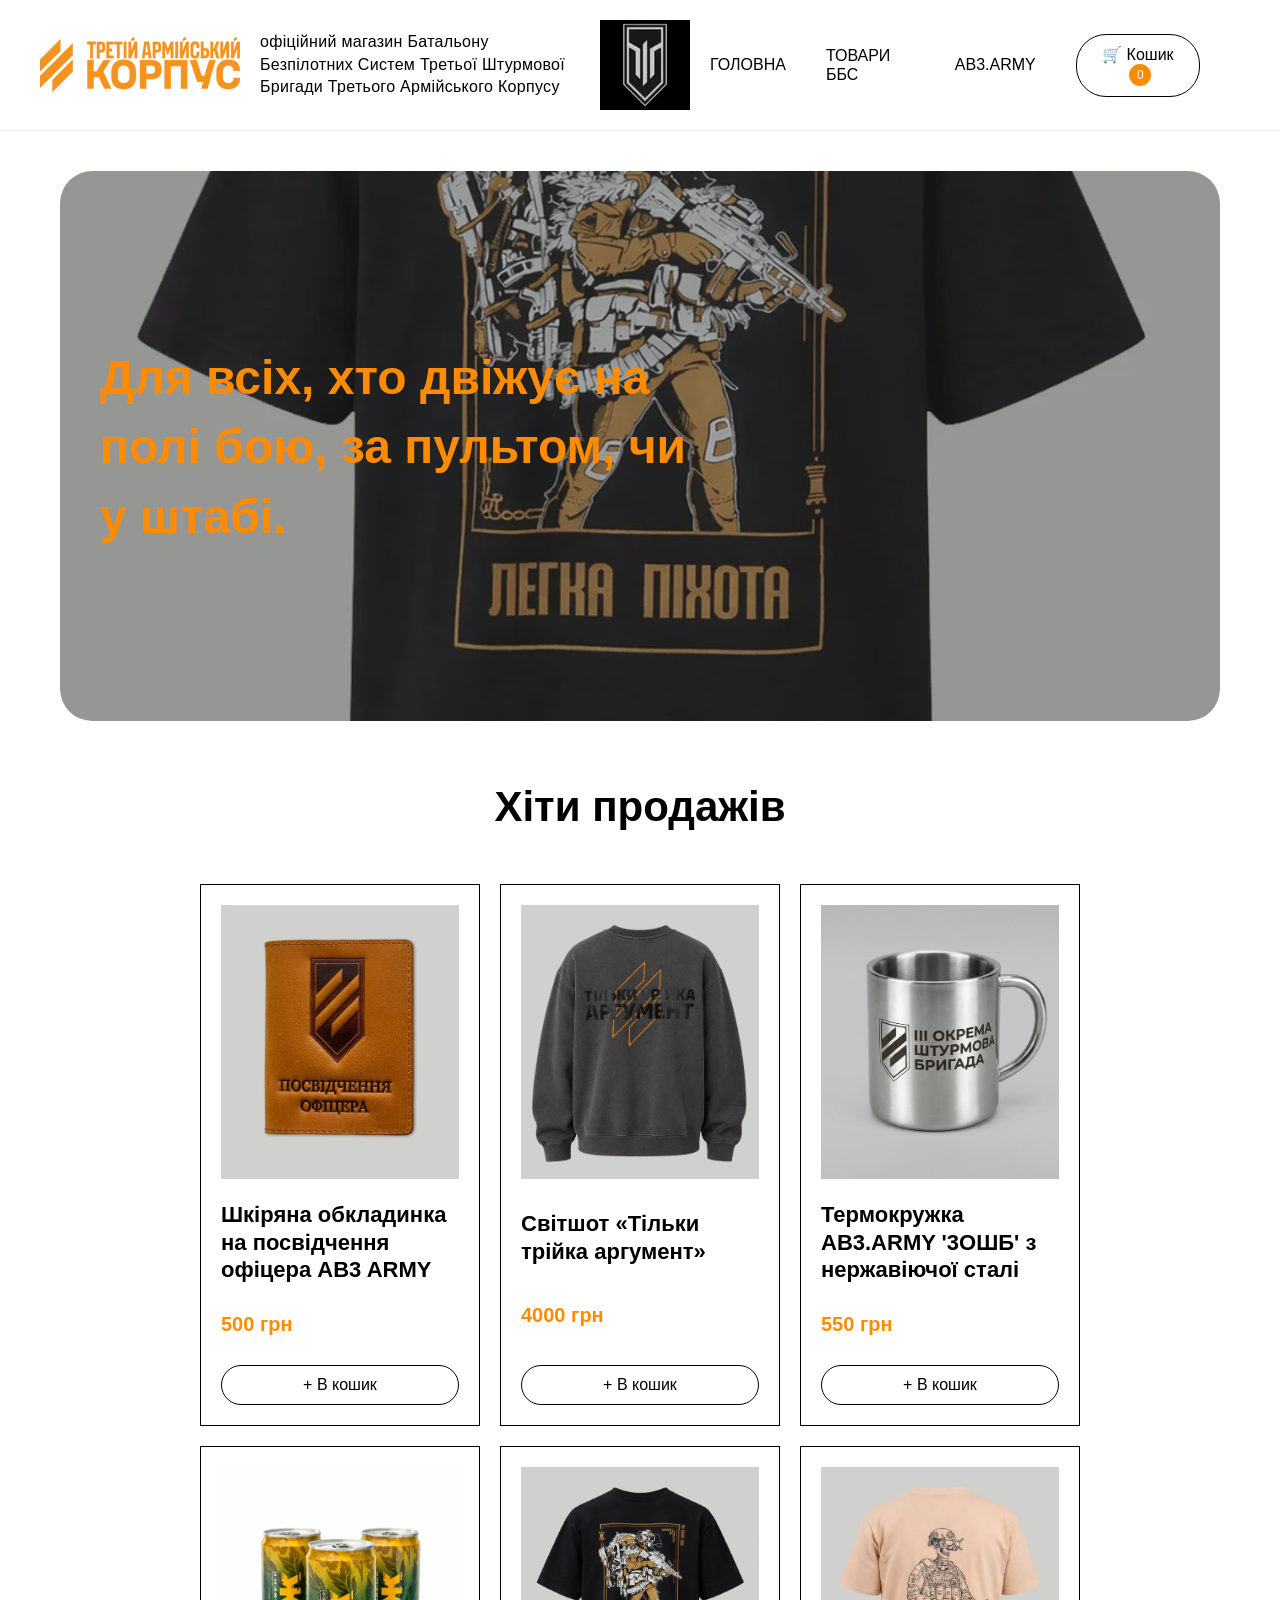
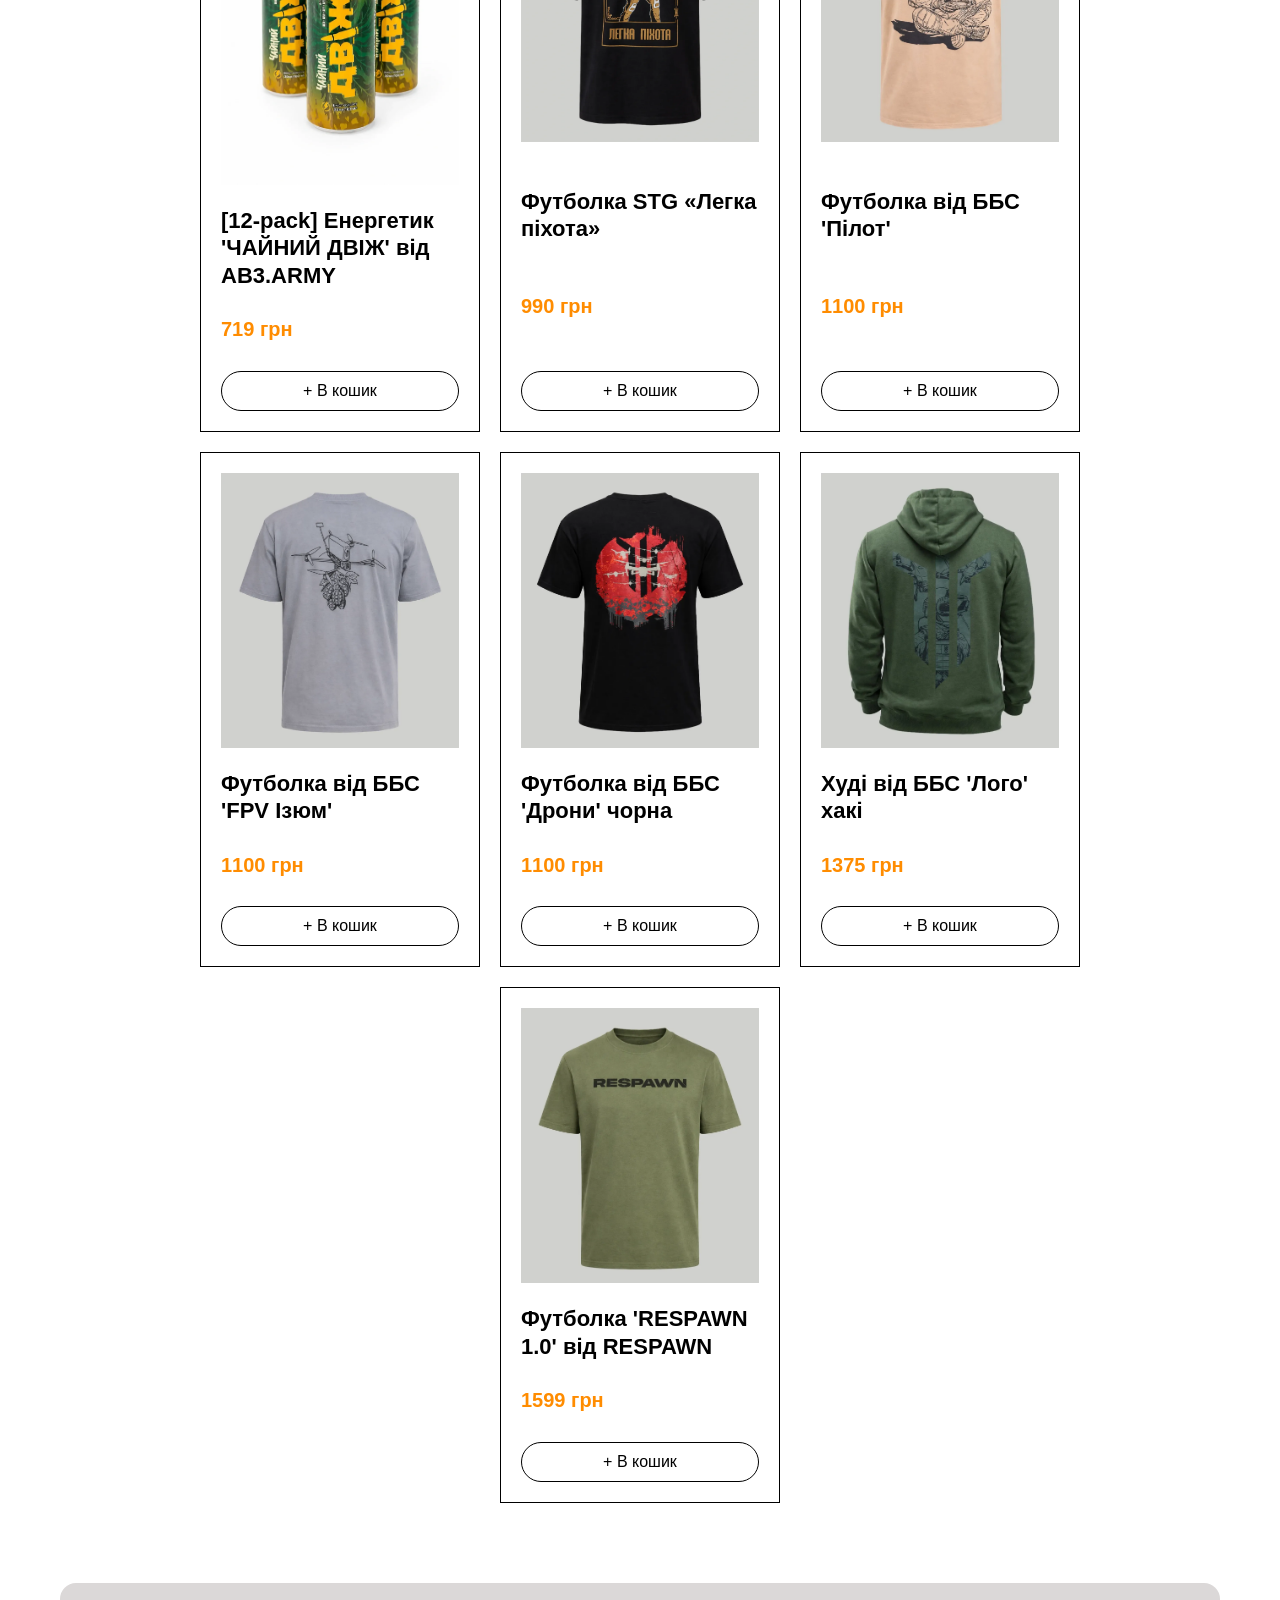
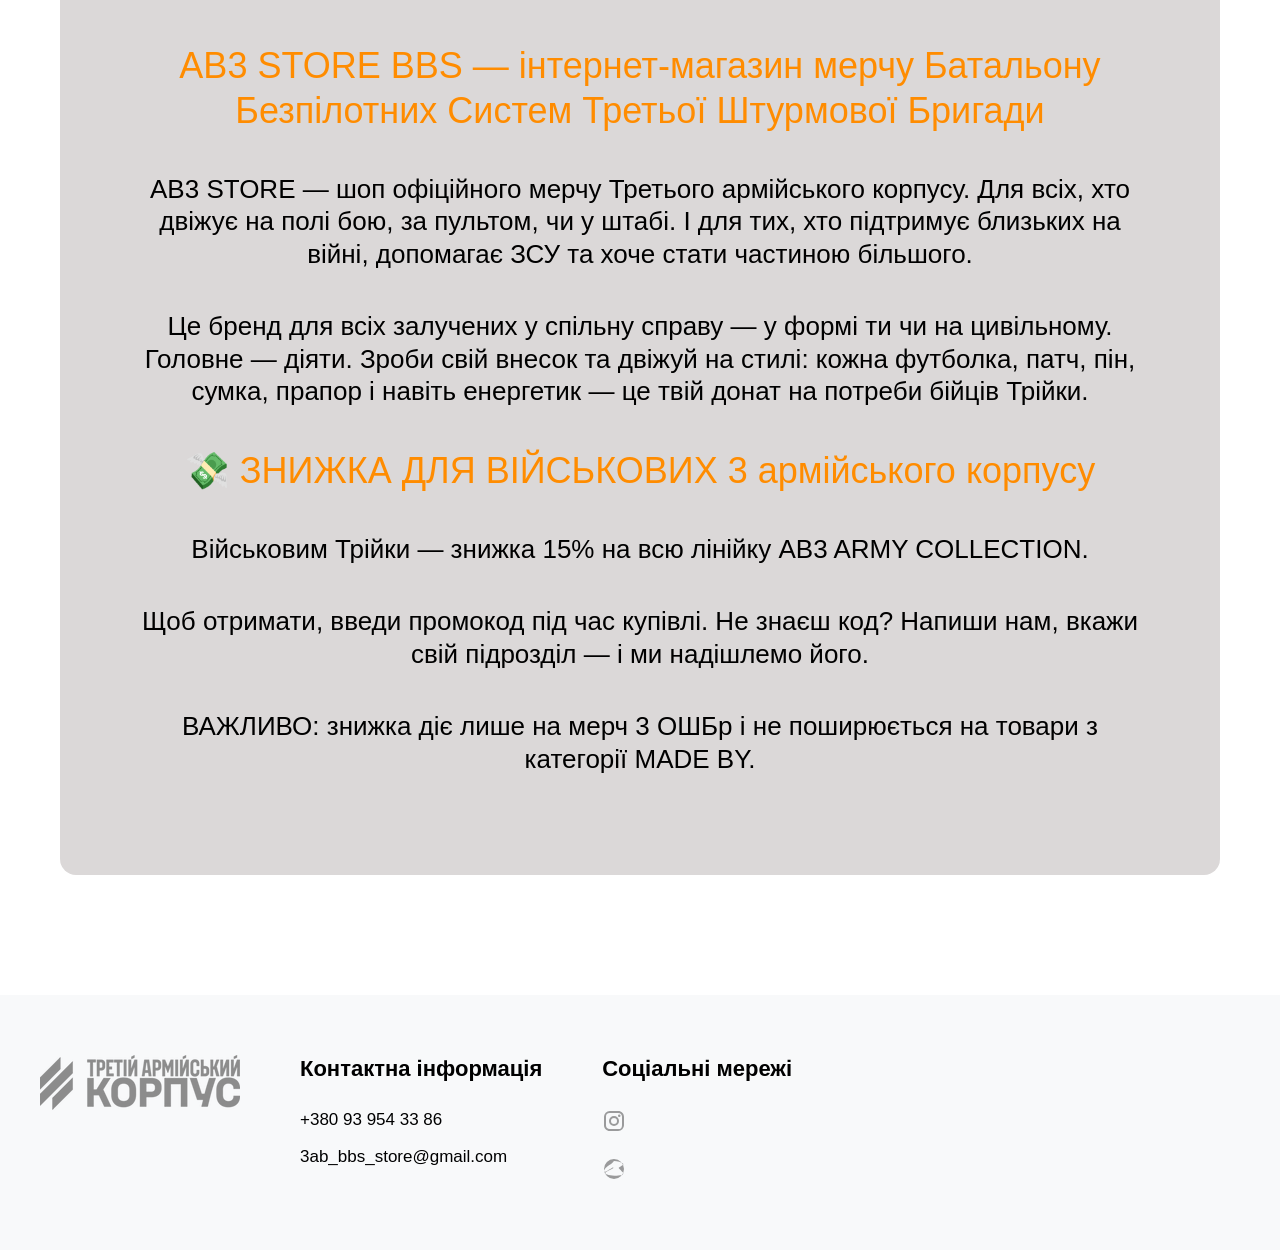
<file: index.html>
<html>
    <head lang="uk">
        <meta charset="UTF-8">
        <meta name="viewport" content="width=device-width, initial-scale=1.0">
        <title>Головна | AB3 STORE BBS | Мерч Батальону Безпілотних Систем</title>
        <link rel="icon" href="/css/img/bbs-96730741306747.webp" type="image/x-icon">
        <link rel="stylesheet" href="/css/style.css">
        <link rel="shortcut icon" href="/assets/favicon.ico" type="image/x-icon">
    </head>
    <body>

        <header>
            <div class="cont_header">

                <div class="logo-wrapper">
                    <img class='logo' src='/css/img/3АК_логотип.webp' alt="Логотип">
                    <div class="header__section">
                        <div class="header__slogan">офіційний магазин Батальону Безпілотних Систем Третьої Штурмової Бригади Третього Армійського Корпусу</div>
                    </div>
                    <img class='logo_2' src='/css/img/bbs-96730741306747.webp' alt="Логотип ББС">
                </div>

                <ul class='menu'>
                    <li><a class='menu-elements' href='index.html'>Головна</a></li>
                    <li><a class='menu-elements' href='/html/bbs.html'>Товари ББС</a></li>
                    <li><a class='menu-elements' href='/html/AB3.html'>AB3.ARMY</a></li>
                    <button id="cart-btn" class="cart-button">
                        🛒 Кошик
                        <span id="cart-count" class="cart-badge">0</span>
                    </button>
                </ul>

                <!-- Сюди вставляємо контейнер кошика Ecwid -->
                <div data-layout="SMALL_ICON_COUNTER" class="ec-cart-widget"></div>
            </div>
        </header>

        
        <main>
            <div class="hero-section">
                <div class="carousel">
                    <!-- Замініть src на шляхи до ваших зображень -->
                    <img src="/css/img/futbolka-stg-lehka-pikhota-chorna-xs-tsh-lp-bl-xs-23276362624699.webp" alt="Слайд 1" class="carousel-image active">
                    <img src="/css/img/stiker-ab3-army-vryvaisia-st-ab-vry-95581041040920.webp" alt="Слайд 2" class="carousel-image">
                    <img src="/css/img/futbolka-vid-bbs-fpv-izium-xs-tsh-bbs-fi-xs-65790374853443.webp" alt="Слайд 3" class="carousel-image">
                    <img src="/css/img/12-pack-enerhetyk-chainyi-dvizh-vid-ab3.army-t-enrg-dvizh-81625658340590.webp" alt="Слайд 4" class="carousel-image">
                </div>
                <h1 class="cta-title">Для всіх, хто двіжує на полі бою, за пультом, чи у штабі.</h1>
            </div>   
             
            <div class="products-section">
                <h2 class="products-title">Хіти продажів</h2>
                <div class="products-cards">
                    <div class="card">
                        <img class="img-card" src="">
                        <h3 class="title-card">Fire On Магазин для АR .223 на 30 набоїв pink</h3>
                        <p class="price-card">690 грн</p>
                    </div>
                    <div class="card">
                        <img class="img-card" src="">
                        <h3 class="title-card">M-Tac черевики тактичні Caiman Olive</h3>
                        <p class="price-card">3 839 грн</p>
                    </div>
                    <div class="card">
                        <img class="img-card" src="">
                        <h3 class="title-card">M-Tac куртка Alpha Microfleece Gen.II Coyote Brown</h3>
                        <p class="price-card">2 536 грн</p>
                    </div>
                    <div class="card">
                        <img class="img-card" src="">
                        <h3 class="title-card">M-Tac штани Sturm Gen.II NYCO Extreme Multicam</h3>
                        <p class="price-card">9 378 грн</p>
                    </div>
                </div>
            </div>
                

            <div class="contact-section">
                <h2 class="contact-text-head">AB3 STORE BBS — інтернет-магазин мерчу Батальону Безпілотних Систем Третьої Штурмової Бригади</h2>
                <p class="contact-text">AB3 STORE — шоп офіційного мерчу Третього армійського корпусу. Для всіх, хто двіжує на полі бою, за пультом, чи у штабі. І для тих, хто підтримує близьких на війні, допомагає ЗСУ та хоче стати частиною більшого.</p>
                <p class="contact-text">Це бренд для всіх залучених у спільну справу — у формі ти чи на цивільному. Головне — діяти. Зроби свій внесок та двіжуй на стилі: кожна футболка, патч, пін, сумка, прапор і навіть енергетик — це твій донат на потреби бійців Трійки.</p>
 
                <h2 class="contact-text-head">💸 ЗНИЖКА ДЛЯ ВІЙСЬКОВИХ 3 армійського корпусу</h2>
                <p class="contact-text">Військовим Трійки — знижка 15% на всю лінійку AB3 ARMY COLLECTION.</p>
                <p class="contact-text">Щоб отримати, введи промокод під час купівлі. Не знаєш код? Напиши нам, вкажи свій підрозділ — і ми надішлемо його.</p>
                <p class="contact-text">ВАЖЛИВО: знижка діє лише на мерч 3 ОШБр і не поширюється на товари з категорії MADE BY.</p>
            </div>
        </main>
        
        <footer>
            <div class="cont_footer">
                <div class="footer-menu">
                    <div class="copyright">
                        <img class='logo' src='/css/img/3АК_логотип_2.webp' alt="Логотип Корпусу">
                    </div>
                    
                    <div class="vert-menu">
                        <h3 class="footer-elements-first">Контактна інформація</h3>
                        <a href="#" class="footer-elements">+380 93 954 33 86</a>
                        <a href="#" class="footer-elements">3ab_bbs_store@gmail.com</a>
                    </div>
                    <div class="vert-menu">
                        <h3 class="footer-elements-first">Соціальні мережі</h3>

                        <a class="footer__social-icon" rel="nofollow" target="_blank" title="Instagram" aria-label="Instagram" href="https://instagram.com/ab3.store.merch">
                            <svg class="icon-ig">
                                <use xlink:href="#icon-ig"></use>
                            </svg>
                        </a>

                        <a class="footer__social-icon" rel="nofollow" target="_blank" title="Telegram" aria-label="Telegram" href="https://telegram.me/@ab3_store">
                            <svg class="icon-tg">
                                <use xlink:href="#icon-tg"></use>
                            </svg>
                        </a>

                    </div>
                </div>
            </div>
        </footer>

    <svg style="display: none;">

        <symbol id="icon-ig" viewBox="0 0 24 24">
            <path d="M7.8,2H16.2C19.4,2 22,4.6 22,7.8V16.2A5.8,5.8 0 0,1 16.2,22H7.8C4.6,22 2,19.4 2,16.2V7.8A5.8,5.8 0 0,1 7.8,2M7.6,4A3.6,3.6 0 0,0 4,7.6V16.4C4,18.39 5.61,20 7.6,20H16.4A3.6,3.6 0 0,0 20,16.4V7.6C20,5.61 18.39,4 16.4,4H7.6M17.25,5.5A1.25,1.25 0 0,1 18.5,6.75A1.25,1.25 0 0,1 17.25,8A1.25,1.25 0 0,1 16,6.75A1.25,1.25 0 0,1 17.25,5.5M12,7A5,5 0 0,1 17,12A5,5 0 0,1 12,17A5,5 0 0,1 7,12A5,5 0 0,1 12,7M12,9A3,3 0 0,0 9,12A3,3 0 0,0 12,15A3,3 0 0,0 15,12A3,3 0 0,0 12,9Z" />
        </symbol>
        
        <symbol id="icon-tg" viewBox="0 0 24 24">
            <path d="M11.944,2A10,10 0 0,0 2,12A10,10 0 0,0 12,22A10,10 0 0,0 22,12A10,10 0 0,0 12,2M11.944,4C16.022,4 19.111,5.367 20.5,6.167C21.133,6.533 21.333,6.9 21.333,7.333C21.333,7.8 20.967,8.067 20.533,8.333C19.4,9.033 17.8,10.067 17.067,10.533C16.8,10.7 16.533,11.067 16.8,11.333C17.4,11.933 18.6,13.133 19.2,13.733C19.8,14.333 20.4,14.933 20.8,15.333C21.2,15.733 21.4,16.2 21.267,16.8C21.133,17.4 20.6,17.867 19.933,18C17.8,18.467 15.2,18.8 12.533,18.8C9.333,18.8 6.8,18.267 5.2,17.6C3.867,17.067 3.2,16.467 3.333,15.733C3.4,15.333 3.933,14.933 4.933,14.467C6.467,13.733 8.8,12.6 11.067,11.267C11.333,11.133 11.6,10.933 11.333,10.667C11.067,10.4 10.6,10.533 10.267,10.733C8.4,11.867 5.8,13.467 4.933,14C4.2,14.467 3.6,14.8 3.2,14.8C2.6,14.8 2.2,14.333 2.267,13.6C2.4,12.4 3.4,10.8 5.6,9.2C7.8,7.6 10.6,6.4 11.944,4Z" />
        </symbol>

    </svg>

    <!-- Контейнер для віджету кошика (саме він генерує ваш HTML код) -->
    <div data-layout="SMALL_ICON_COUNTER" class="ec-cart-widget"></div>
    
    <script src="/js/main.js"></script>
        
    </body>
</html>
</file>
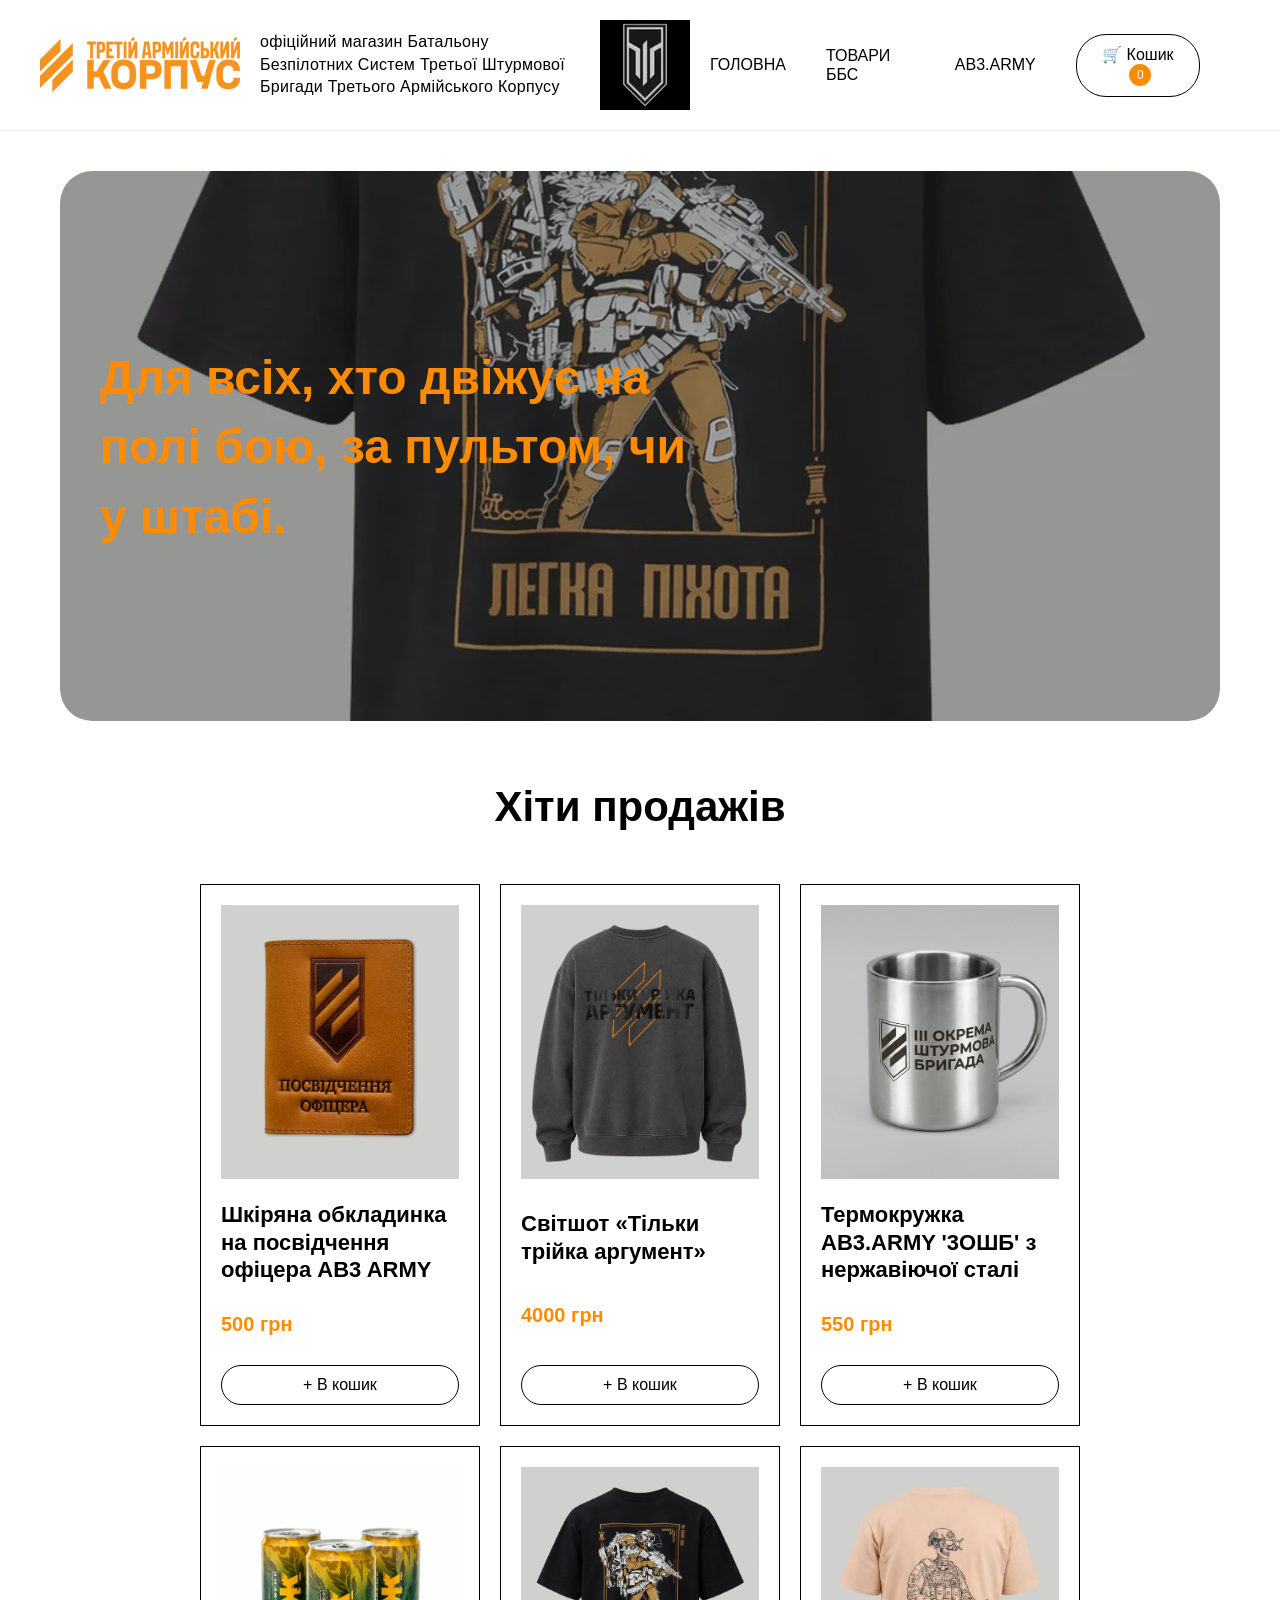
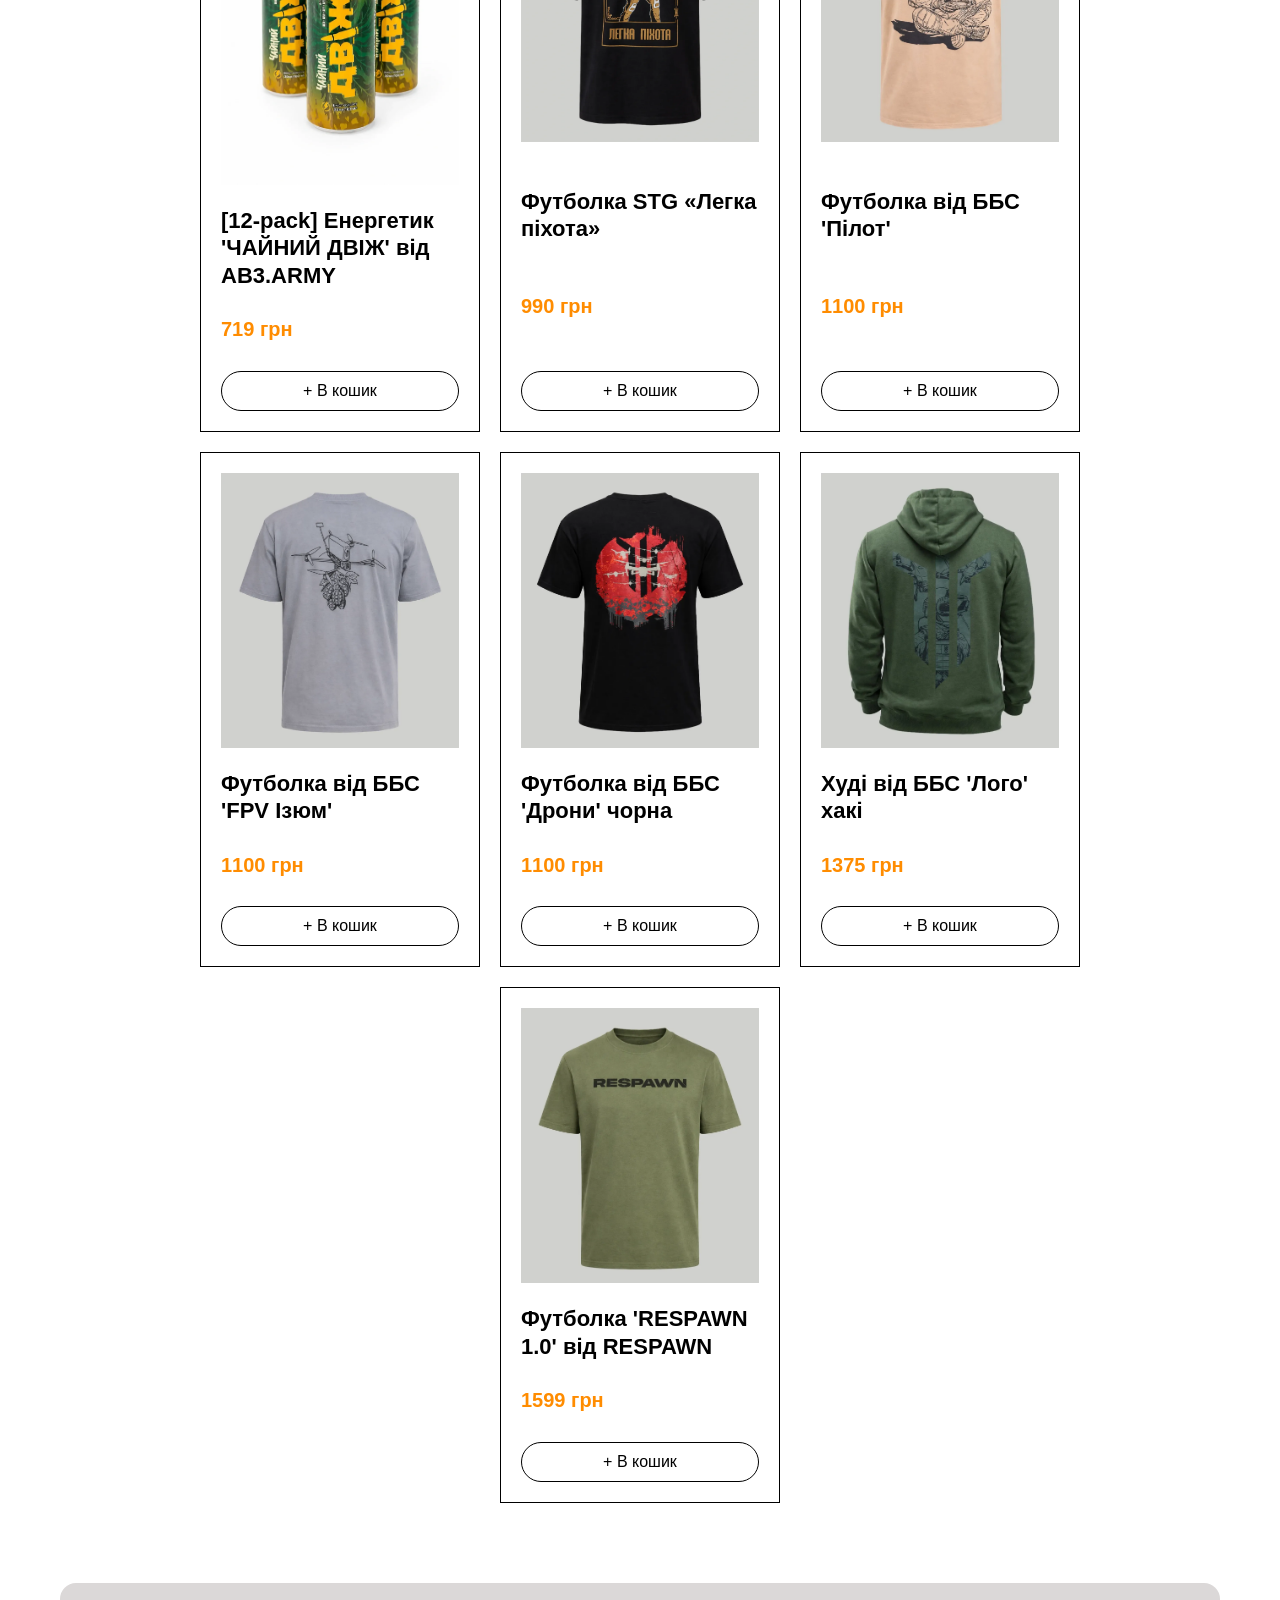
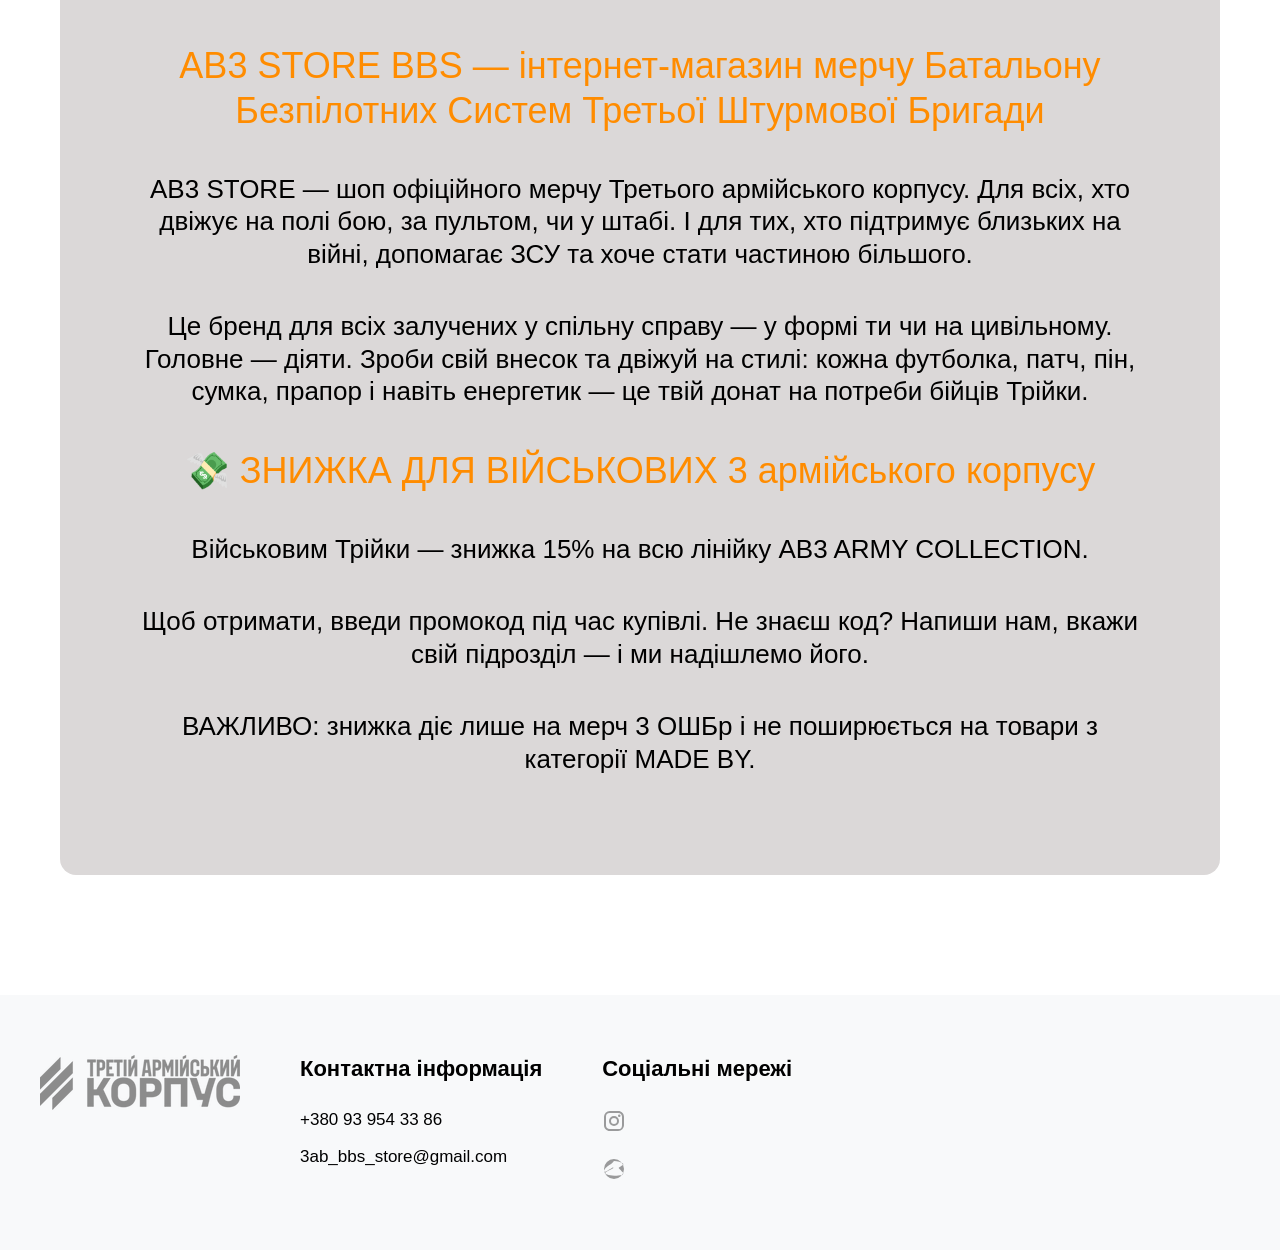
<file: html/index.html>
<html>
    <head lang="uk">
        <meta charset="UTF-8">
        <meta name="viewport" content="width=device-width, initial-scale=1.0">
        <title>Головна | AB3 STORE BBS | Мерч Батальону Безпілотних Систем</title>
        <link rel="icon" href="/css/img/bbs-96730741306747.webp" type="image/x-icon">
        <link rel="stylesheet" href="/css/style.css">
        <link rel="shortcut icon" href="/assets/favicon.ico" type="image/x-icon">
    </head>
    <body>

        <header>
            <div class="cont_header">

                <div class="logo-wrapper">
                    <img class='logo' src='/css/img/3АК_логотип.webp' alt="Логотип">
                    <div class="header__section">
                        <div class="header__slogan">офіційний магазин Батальону Безпілотних Систем Третьої Штурмової Бригади Третього Армійського Корпусу</div>
                    </div>
                    <img class='logo_2' src='/css/img/bbs-96730741306747.webp' alt="Логотип ББС">
                </div>

                <ul class='menu'>
                    <li><a class='menu-elements' href='/html/index.html'>Головна</a></li>
                    <li><a class='menu-elements' href='/html/bbs.html'>Товари ББС</a></li>
                    <li><a class='menu-elements' href='/html/AB3.html'>AB3.ARMY</a></li>
                    <button id="cart-btn" class="cart-button">
                        🛒 Кошик
                        <span id="cart-count" class="cart-badge">0</span>
                    </button>
                </ul>

                <!-- Сюди вставляємо контейнер кошика Ecwid -->
                <div data-layout="SMALL_ICON_COUNTER" class="ec-cart-widget"></div>
            </div>
        </header>

        
        <main>
            <div class="hero-section">
                <div class="carousel">
                    <!-- Замініть src на шляхи до ваших зображень -->
                    <img src="/css/img/futbolka-stg-lehka-pikhota-chorna-xs-tsh-lp-bl-xs-23276362624699.webp" alt="Слайд 1" class="carousel-image active">
                    <img src="/css/img/stiker-ab3-army-vryvaisia-st-ab-vry-95581041040920.webp" alt="Слайд 2" class="carousel-image">
                    <img src="/css/img/futbolka-vid-bbs-fpv-izium-xs-tsh-bbs-fi-xs-65790374853443.webp" alt="Слайд 3" class="carousel-image">
                    <img src="/css/img/12-pack-enerhetyk-chainyi-dvizh-vid-ab3.army-t-enrg-dvizh-81625658340590.webp" alt="Слайд 4" class="carousel-image">
                </div>
                <h1 class="cta-title">Для всіх, хто двіжує на полі бою, за пультом, чи у штабі.</h1>
            </div>   
             
            <div class="products-section">
                <h2 class="products-title">Хіти продажів</h2>
                <div class="products-cards">
                    <div class="card">
                        <img class="img-card" src="">
                        <h3 class="title-card">Fire On Магазин для АR .223 на 30 набоїв pink</h3>
                        <p class="price-card">690 грн</p>
                    </div>
                    <div class="card">
                        <img class="img-card" src="">
                        <h3 class="title-card">M-Tac черевики тактичні Caiman Olive</h3>
                        <p class="price-card">3 839 грн</p>
                    </div>
                    <div class="card">
                        <img class="img-card" src="">
                        <h3 class="title-card">M-Tac куртка Alpha Microfleece Gen.II Coyote Brown</h3>
                        <p class="price-card">2 536 грн</p>
                    </div>
                    <div class="card">
                        <img class="img-card" src="">
                        <h3 class="title-card">M-Tac штани Sturm Gen.II NYCO Extreme Multicam</h3>
                        <p class="price-card">9 378 грн</p>
                    </div>
                </div>
            </div>
                

            <div class="contact-section">
                <h2 class="contact-text-head">AB3 STORE BBS — інтернет-магазин мерчу Батальону Безпілотних Систем Третьої Штурмової Бригади</h2>
                <p class="contact-text">AB3 STORE — шоп офіційного мерчу Третього армійського корпусу. Для всіх, хто двіжує на полі бою, за пультом, чи у штабі. І для тих, хто підтримує близьких на війні, допомагає ЗСУ та хоче стати частиною більшого.</p>
                <p class="contact-text">Це бренд для всіх залучених у спільну справу — у формі ти чи на цивільному. Головне — діяти. Зроби свій внесок та двіжуй на стилі: кожна футболка, патч, пін, сумка, прапор і навіть енергетик — це твій донат на потреби бійців Трійки.</p>
 
                <h2 class="contact-text-head">💸 ЗНИЖКА ДЛЯ ВІЙСЬКОВИХ 3 армійського корпусу</h2>
                <p class="contact-text">Військовим Трійки — знижка 15% на всю лінійку AB3 ARMY COLLECTION.</p>
                <p class="contact-text">Щоб отримати, введи промокод під час купівлі. Не знаєш код? Напиши нам, вкажи свій підрозділ — і ми надішлемо його.</p>
                <p class="contact-text">ВАЖЛИВО: знижка діє лише на мерч 3 ОШБр і не поширюється на товари з категорії MADE BY.</p>
            </div>
        </main>
        
        <footer>
            <div class="cont_footer">
                <div class="footer-menu">
                    <div class="copyright">
                        <img class='logo' src='/css/img/3АК_логотип_2.webp' alt="Логотип Корпусу">
                    </div>
                    
                    <div class="vert-menu">
                        <h3 class="footer-elements-first">Контактна інформація</h3>
                        <a href="#" class="footer-elements">+380 93 954 33 86</a>
                        <a href="#" class="footer-elements">3ab_bbs_store@gmail.com</a>
                    </div>
                    <div class="vert-menu">
                        <h3 class="footer-elements-first">Соціальні мережі</h3>

                        <a class="footer__social-icon" rel="nofollow" target="_blank" title="Instagram" aria-label="Instagram" href="https://instagram.com/ab3.store.merch">
                            <svg class="icon-ig">
                                <use xlink:href="#icon-ig"></use>
                            </svg>
                        </a>

                        <a class="footer__social-icon" rel="nofollow" target="_blank" title="Telegram" aria-label="Telegram" href="https://telegram.me/@ab3_store">
                            <svg class="icon-tg">
                                <use xlink:href="#icon-tg"></use>
                            </svg>
                        </a>

                    </div>
                </div>
            </div>
        </footer>

    <svg style="display: none;">

        <symbol id="icon-ig" viewBox="0 0 24 24">
            <path d="M7.8,2H16.2C19.4,2 22,4.6 22,7.8V16.2A5.8,5.8 0 0,1 16.2,22H7.8C4.6,22 2,19.4 2,16.2V7.8A5.8,5.8 0 0,1 7.8,2M7.6,4A3.6,3.6 0 0,0 4,7.6V16.4C4,18.39 5.61,20 7.6,20H16.4A3.6,3.6 0 0,0 20,16.4V7.6C20,5.61 18.39,4 16.4,4H7.6M17.25,5.5A1.25,1.25 0 0,1 18.5,6.75A1.25,1.25 0 0,1 17.25,8A1.25,1.25 0 0,1 16,6.75A1.25,1.25 0 0,1 17.25,5.5M12,7A5,5 0 0,1 17,12A5,5 0 0,1 12,17A5,5 0 0,1 7,12A5,5 0 0,1 12,7M12,9A3,3 0 0,0 9,12A3,3 0 0,0 12,15A3,3 0 0,0 15,12A3,3 0 0,0 12,9Z" />
        </symbol>
        
        <symbol id="icon-tg" viewBox="0 0 24 24">
            <path d="M11.944,2A10,10 0 0,0 2,12A10,10 0 0,0 12,22A10,10 0 0,0 22,12A10,10 0 0,0 12,2M11.944,4C16.022,4 19.111,5.367 20.5,6.167C21.133,6.533 21.333,6.9 21.333,7.333C21.333,7.8 20.967,8.067 20.533,8.333C19.4,9.033 17.8,10.067 17.067,10.533C16.8,10.7 16.533,11.067 16.8,11.333C17.4,11.933 18.6,13.133 19.2,13.733C19.8,14.333 20.4,14.933 20.8,15.333C21.2,15.733 21.4,16.2 21.267,16.8C21.133,17.4 20.6,17.867 19.933,18C17.8,18.467 15.2,18.8 12.533,18.8C9.333,18.8 6.8,18.267 5.2,17.6C3.867,17.067 3.2,16.467 3.333,15.733C3.4,15.333 3.933,14.933 4.933,14.467C6.467,13.733 8.8,12.6 11.067,11.267C11.333,11.133 11.6,10.933 11.333,10.667C11.067,10.4 10.6,10.533 10.267,10.733C8.4,11.867 5.8,13.467 4.933,14C4.2,14.467 3.6,14.8 3.2,14.8C2.6,14.8 2.2,14.333 2.267,13.6C2.4,12.4 3.4,10.8 5.6,9.2C7.8,7.6 10.6,6.4 11.944,4Z" />
        </symbol>

    </svg>

    <!-- Контейнер для віджету кошика (саме він генерує ваш HTML код) -->
    <div data-layout="SMALL_ICON_COUNTER" class="ec-cart-widget"></div>
    
    <script src="/js/main.js"></script>
        
    </body>
</html>
</file>
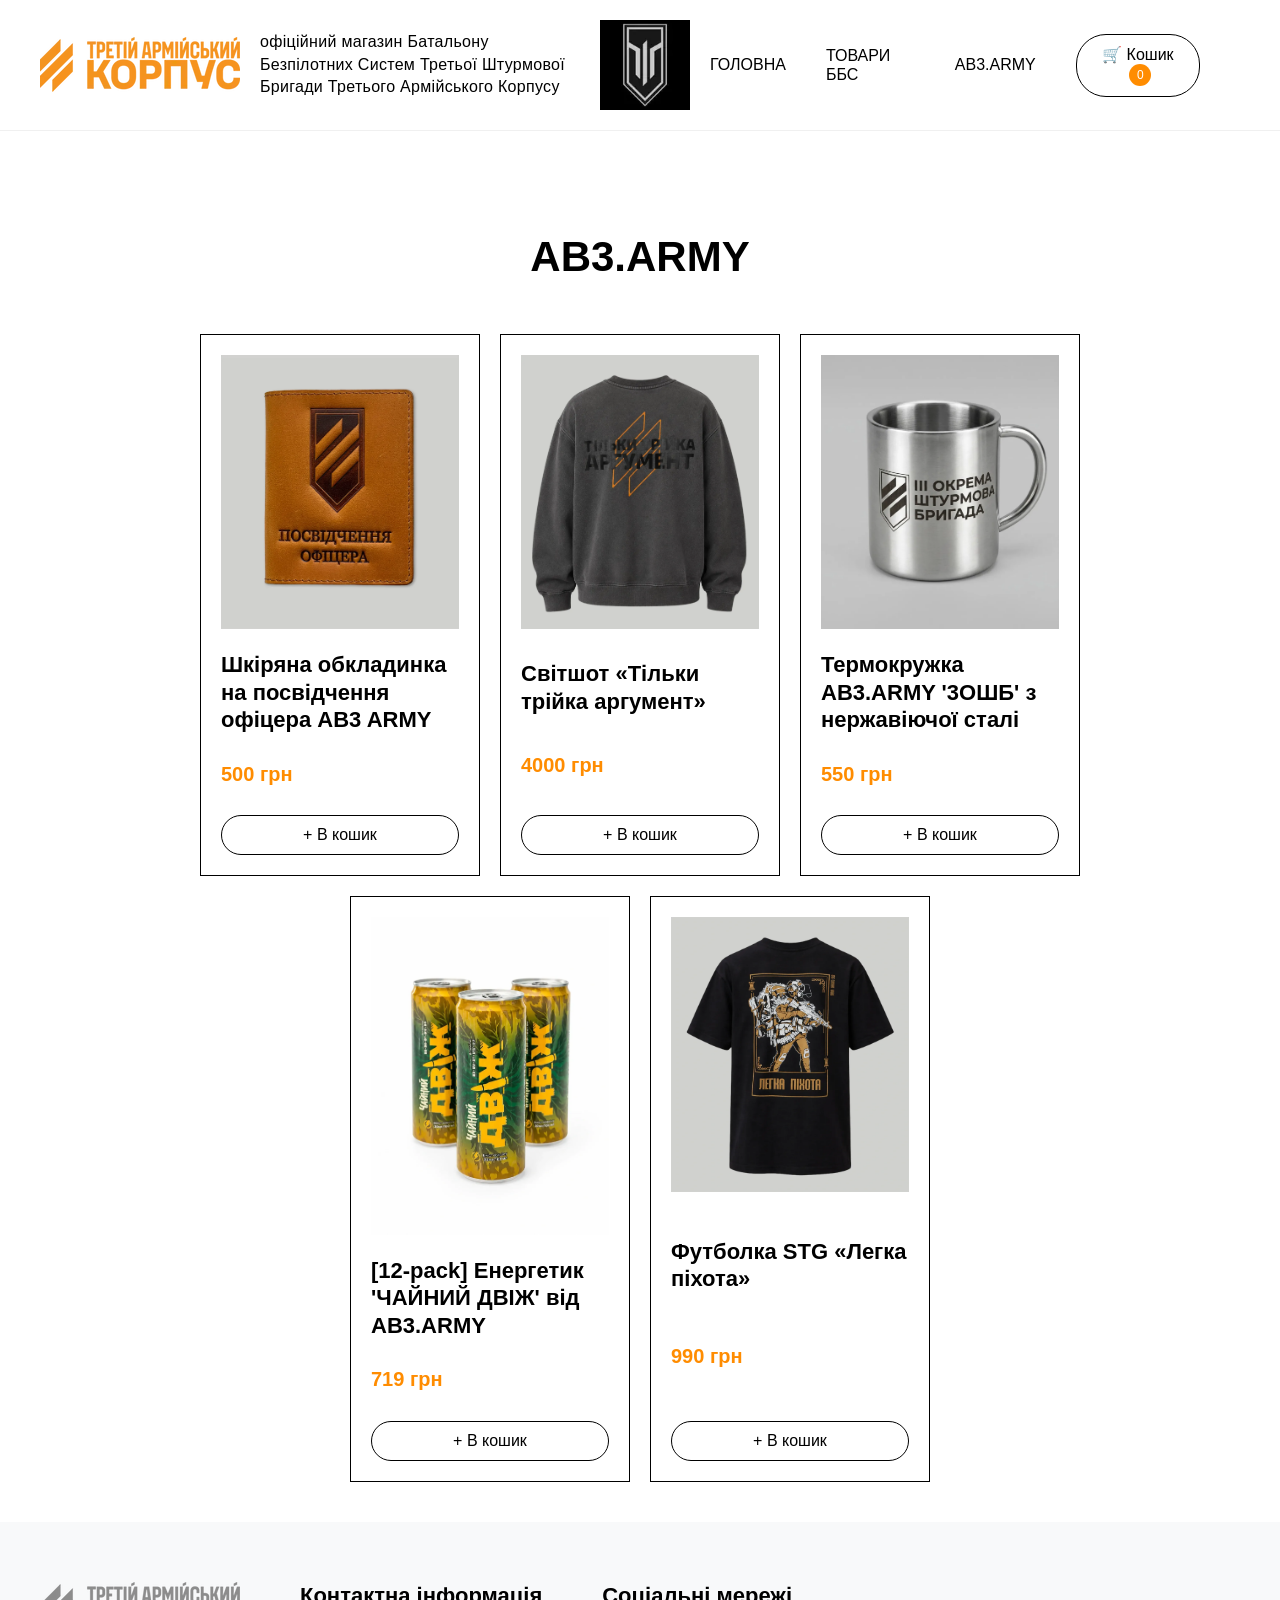
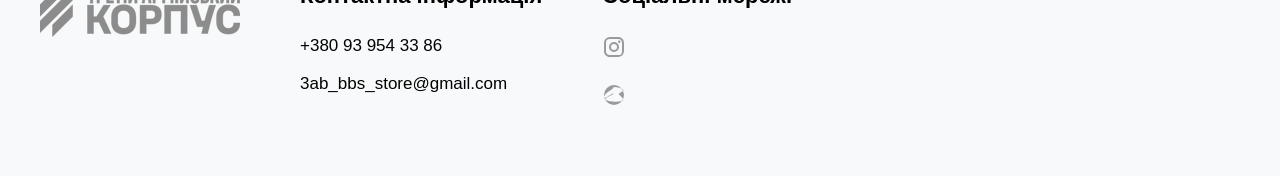
<file: html/AB3.html>
<html>
    <head lang="uk">
        <meta charset="UTF-8">
        <meta name="viewport" content="width=device-width, initial-scale=1.0">
        <title>Головна | AB3 STORE BBS | Мерч Батальону Безпілотних Систем</title>
        <link rel="icon" href="/css/img/bbs-96730741306747.webp" type="image/x-icon">
        <link rel="stylesheet" href="/css/style.css">
        <link rel="shortcut icon" href="/assets/favicon.ico" type="image/x-icon">
    </head>
    <body>

        <header>
            <div class="cont_header">

                <div class="logo-wrapper">
                    <img class='logo' src='/css/img/3АК_логотип.webp' alt="Логотип">
                    <div class="header__section">
                        <div class="header__slogan">офіційний магазин Батальону Безпілотних Систем Третьої Штурмової Бригади Третього Армійського Корпусу</div>
                    </div>
                    <img class='logo_2' src='/css/img/bbs-96730741306747.webp' alt="Логотип ББС">
                </div>

                <ul class='menu'>
                    <li><a class='menu-elements' href='index.html'>Головна</a></li>
                    <li><a class='menu-elements' href='/html/bbs.html'>Товари ББС</a></li>
                    <li><a class='menu-elements' href='/html/AB3.html'>AB3.ARMY</a></li>
                    <button id="cart-btn" class="cart-button">
                        🛒 Кошик
                        <span id="cart-count" class="cart-badge">0</span>
                    </button>
                </ul>

                <!-- Сюди вставляємо контейнер кошика Ecwid -->
                <div data-layout="SMALL_ICON_COUNTER" class="ec-cart-widget"></div>
            </div>
        </header>

        
        <main>             
            <div class="products-section">
                <h2 class="products-title">AB3.ARMY</h2>
                <div class="products-cards">
                    <div class="card">
                        <img class="img-card" src="">
                        <h3 class="title-card">Fire On Магазин для АR .223 на 30 набоїв pink</h3>
                        <p class="price-card">690 грн</p>
                    </div>
                    <div class="card">
                        <img class="img-card" src="">
                        <h3 class="title-card">M-Tac черевики тактичні Caiman Olive</h3>
                        <p class="price-card">3 839 грн</p>
                    </div>
                    <div class="card">
                        <img class="img-card" src="">
                        <h3 class="title-card">M-Tac куртка Alpha Microfleece Gen.II Coyote Brown</h3>
                        <p class="price-card">2 536 грн</p>
                    </div>
                    <div class="card">
                        <img class="img-card" src="">
                        <h3 class="title-card">M-Tac штани Sturm Gen.II NYCO Extreme Multicam</h3>
                        <p class="price-card">9 378 грн</p>
                    </div>
                </div>
            </div>
        </main>
        
        <footer>
            <div class="cont_footer">
                <div class="footer-menu">
                    <div class="copyright">
                        <img class='logo' src='/css/img/3АК_логотип_2.webp' alt="Логотип Корпусу">
                    </div>
                    
                    <div class="vert-menu">
                        <h3 class="footer-elements-first">Контактна інформація</h3>
                        <a href="#" class="footer-elements">+380 93 954 33 86</a>
                        <a href="#" class="footer-elements">3ab_bbs_store@gmail.com</a>
                    </div>
                    <div class="vert-menu">
                        <h3 class="footer-elements-first">Соціальні мережі</h3>

                        <a class="footer__social-icon" rel="nofollow" target="_blank" title="Instagram" aria-label="Instagram" href="https://instagram.com/ab3.store.merch">
                            <svg class="icon-ig">
                                <use xlink:href="#icon-ig"></use>
                            </svg>
                        </a>

                        <a class="footer__social-icon" rel="nofollow" target="_blank" title="Telegram" aria-label="Telegram" href="https://telegram.me/@ab3_store">
                            <svg class="icon-tg">
                                <use xlink:href="#icon-tg"></use>
                            </svg>
                        </a>

                    </div>
                </div>
            </div>
        </footer>

    <svg style="display: none;">

        <symbol id="icon-ig" viewBox="0 0 24 24">
            <path d="M7.8,2H16.2C19.4,2 22,4.6 22,7.8V16.2A5.8,5.8 0 0,1 16.2,22H7.8C4.6,22 2,19.4 2,16.2V7.8A5.8,5.8 0 0,1 7.8,2M7.6,4A3.6,3.6 0 0,0 4,7.6V16.4C4,18.39 5.61,20 7.6,20H16.4A3.6,3.6 0 0,0 20,16.4V7.6C20,5.61 18.39,4 16.4,4H7.6M17.25,5.5A1.25,1.25 0 0,1 18.5,6.75A1.25,1.25 0 0,1 17.25,8A1.25,1.25 0 0,1 16,6.75A1.25,1.25 0 0,1 17.25,5.5M12,7A5,5 0 0,1 17,12A5,5 0 0,1 12,17A5,5 0 0,1 7,12A5,5 0 0,1 12,7M12,9A3,3 0 0,0 9,12A3,3 0 0,0 12,15A3,3 0 0,0 15,12A3,3 0 0,0 12,9Z" />
        </symbol>
        
        <symbol id="icon-tg" viewBox="0 0 24 24">
            <path d="M11.944,2A10,10 0 0,0 2,12A10,10 0 0,0 12,22A10,10 0 0,0 22,12A10,10 0 0,0 12,2M11.944,4C16.022,4 19.111,5.367 20.5,6.167C21.133,6.533 21.333,6.9 21.333,7.333C21.333,7.8 20.967,8.067 20.533,8.333C19.4,9.033 17.8,10.067 17.067,10.533C16.8,10.7 16.533,11.067 16.8,11.333C17.4,11.933 18.6,13.133 19.2,13.733C19.8,14.333 20.4,14.933 20.8,15.333C21.2,15.733 21.4,16.2 21.267,16.8C21.133,17.4 20.6,17.867 19.933,18C17.8,18.467 15.2,18.8 12.533,18.8C9.333,18.8 6.8,18.267 5.2,17.6C3.867,17.067 3.2,16.467 3.333,15.733C3.4,15.333 3.933,14.933 4.933,14.467C6.467,13.733 8.8,12.6 11.067,11.267C11.333,11.133 11.6,10.933 11.333,10.667C11.067,10.4 10.6,10.533 10.267,10.733C8.4,11.867 5.8,13.467 4.933,14C4.2,14.467 3.6,14.8 3.2,14.8C2.6,14.8 2.2,14.333 2.267,13.6C2.4,12.4 3.4,10.8 5.6,9.2C7.8,7.6 10.6,6.4 11.944,4Z" />
        </symbol>

    </svg>

    <!-- Контейнер для віджету кошика (саме він генерує ваш HTML код) -->
    <div data-layout="SMALL_ICON_COUNTER" class="ec-cart-widget"></div>
    
    <script src="/js/main.js"></script>
        
    </body>
</html>
</file>
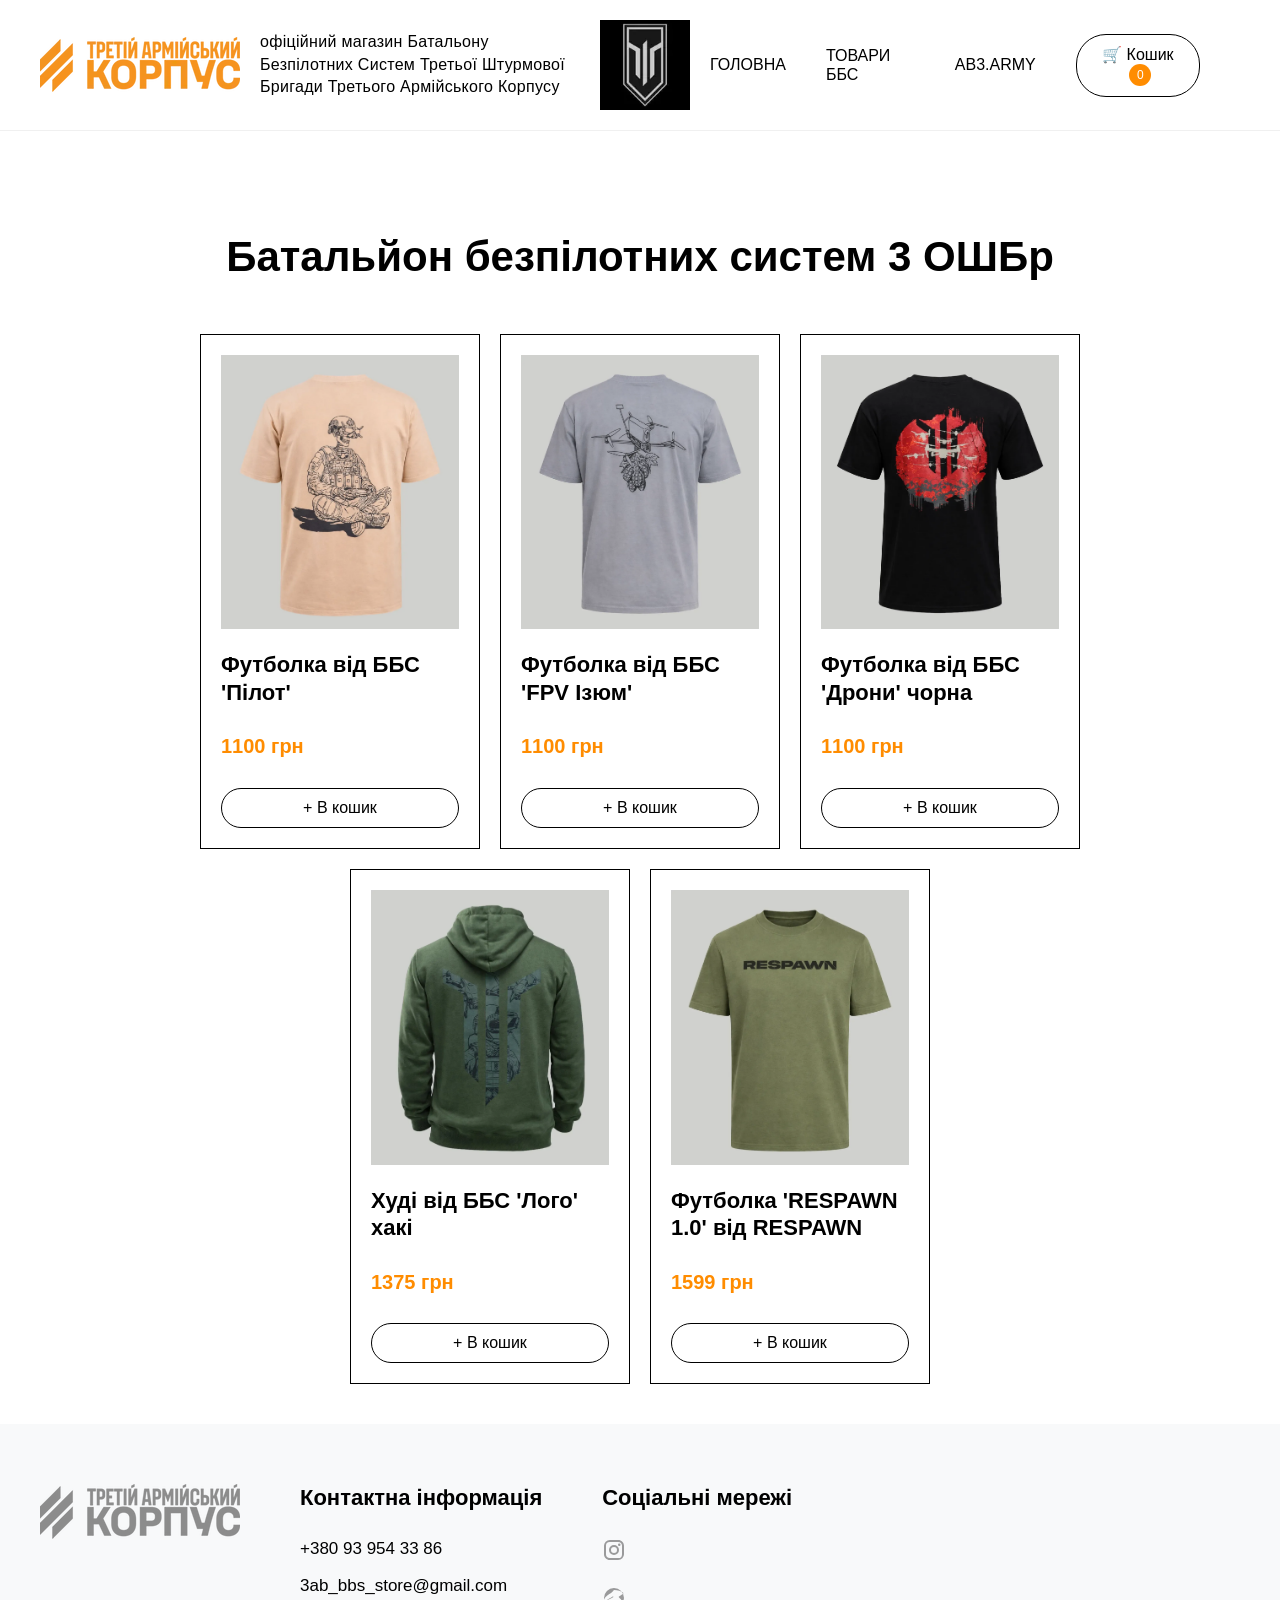
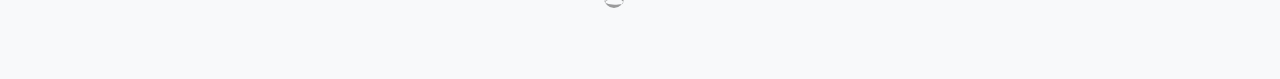
<file: html/bbs.html>
<html>
    <head lang="uk">
        <meta charset="UTF-8">
        <meta name="viewport" content="width=device-width, initial-scale=1.0">
        <title>Головна | AB3 STORE BBS | Мерч Батальону Безпілотних Систем</title>
        <link rel="icon" href="/css/img/bbs-96730741306747.webp" type="image/x-icon">
        <link rel="stylesheet" href="/css/style.css">
        <link rel="shortcut icon" href="/assets/favicon.ico" type="image/x-icon">
    </head>
    <body>

        <header>
            <div class="cont_header">

                <div class="logo-wrapper">
                    <img class='logo' src='/css/img/3АК_логотип.webp' alt="Логотип">
                    <div class="header__section">
                        <div class="header__slogan">офіційний магазин Батальону Безпілотних Систем Третьої Штурмової Бригади Третього Армійського Корпусу</div>
                    </div>
                    <img class='logo_2' src='/css/img/bbs-96730741306747.webp' alt="Логотип ББС">
                </div>

                <ul class='menu'>
                    <li><a class='menu-elements' href='index.html'>Головна</a></li>
                    <li><a class='menu-elements' href='/html/bbs.html'>Товари ББС</a></li>
                    <li><a class='menu-elements' href='/html/AB3.html'>AB3.ARMY</a></li>
                    <button id="cart-btn" class="cart-button">
                        🛒 Кошик
                        <span id="cart-count" class="cart-badge">0</span>
                    </button>
                </ul>

                <!-- Сюди вставляємо контейнер кошика Ecwid -->
                <div data-layout="SMALL_ICON_COUNTER" class="ec-cart-widget"></div>
            </div>
        </header>

        
        <main>             
            <div class="products-section">
                <h2 class="products-title">Батальйон безпілотних систем 3 ОШБр</h2>
                <div class="products-cards">
                    <div class="card">
                        <img class="img-card" src="">
                        <h3 class="title-card">Fire On Магазин для АR .223 на 30 набоїв pink</h3>
                        <p class="price-card">690 грн</p>
                    </div>
                    <div class="card">
                        <img class="img-card" src="">
                        <h3 class="title-card">M-Tac черевики тактичні Caiman Olive</h3>
                        <p class="price-card">3 839 грн</p>
                    </div>
                    <div class="card">
                        <img class="img-card" src="">
                        <h3 class="title-card">M-Tac куртка Alpha Microfleece Gen.II Coyote Brown</h3>
                        <p class="price-card">2 536 грн</p>
                    </div>
                    <div class="card">
                        <img class="img-card" src="">
                        <h3 class="title-card">M-Tac штани Sturm Gen.II NYCO Extreme Multicam</h3>
                        <p class="price-card">9 378 грн</p>
                    </div>
                </div>
            </div>
        </main>
        
        <footer>
            <div class="cont_footer">
                <div class="footer-menu">
                    <div class="copyright">
                        <img class='logo' src='/css/img/3АК_логотип_2.webp' alt="Логотип Корпусу">
                    </div>
                    
                    <div class="vert-menu">
                        <h3 class="footer-elements-first">Контактна інформація</h3>
                        <a href="#" class="footer-elements">+380 93 954 33 86</a>
                        <a href="#" class="footer-elements">3ab_bbs_store@gmail.com</a>
                    </div>
                    <div class="vert-menu">
                        <h3 class="footer-elements-first">Соціальні мережі</h3>

                        <a class="footer__social-icon" rel="nofollow" target="_blank" title="Instagram" aria-label="Instagram" href="https://instagram.com/ab3.store.merch">
                            <svg class="icon-ig">
                                <use xlink:href="#icon-ig"></use>
                            </svg>
                        </a>

                        <a class="footer__social-icon" rel="nofollow" target="_blank" title="Telegram" aria-label="Telegram" href="https://telegram.me/@ab3_store">
                            <svg class="icon-tg">
                                <use xlink:href="#icon-tg"></use>
                            </svg>
                        </a>

                    </div>
                </div>
            </div>
        </footer>

    <svg style="display: none;">

        <symbol id="icon-ig" viewBox="0 0 24 24">
            <path d="M7.8,2H16.2C19.4,2 22,4.6 22,7.8V16.2A5.8,5.8 0 0,1 16.2,22H7.8C4.6,22 2,19.4 2,16.2V7.8A5.8,5.8 0 0,1 7.8,2M7.6,4A3.6,3.6 0 0,0 4,7.6V16.4C4,18.39 5.61,20 7.6,20H16.4A3.6,3.6 0 0,0 20,16.4V7.6C20,5.61 18.39,4 16.4,4H7.6M17.25,5.5A1.25,1.25 0 0,1 18.5,6.75A1.25,1.25 0 0,1 17.25,8A1.25,1.25 0 0,1 16,6.75A1.25,1.25 0 0,1 17.25,5.5M12,7A5,5 0 0,1 17,12A5,5 0 0,1 12,17A5,5 0 0,1 7,12A5,5 0 0,1 12,7M12,9A3,3 0 0,0 9,12A3,3 0 0,0 12,15A3,3 0 0,0 15,12A3,3 0 0,0 12,9Z" />
        </symbol>
        
        <symbol id="icon-tg" viewBox="0 0 24 24">
            <path d="M11.944,2A10,10 0 0,0 2,12A10,10 0 0,0 12,22A10,10 0 0,0 22,12A10,10 0 0,0 12,2M11.944,4C16.022,4 19.111,5.367 20.5,6.167C21.133,6.533 21.333,6.9 21.333,7.333C21.333,7.8 20.967,8.067 20.533,8.333C19.4,9.033 17.8,10.067 17.067,10.533C16.8,10.7 16.533,11.067 16.8,11.333C17.4,11.933 18.6,13.133 19.2,13.733C19.8,14.333 20.4,14.933 20.8,15.333C21.2,15.733 21.4,16.2 21.267,16.8C21.133,17.4 20.6,17.867 19.933,18C17.8,18.467 15.2,18.8 12.533,18.8C9.333,18.8 6.8,18.267 5.2,17.6C3.867,17.067 3.2,16.467 3.333,15.733C3.4,15.333 3.933,14.933 4.933,14.467C6.467,13.733 8.8,12.6 11.067,11.267C11.333,11.133 11.6,10.933 11.333,10.667C11.067,10.4 10.6,10.533 10.267,10.733C8.4,11.867 5.8,13.467 4.933,14C4.2,14.467 3.6,14.8 3.2,14.8C2.6,14.8 2.2,14.333 2.267,13.6C2.4,12.4 3.4,10.8 5.6,9.2C7.8,7.6 10.6,6.4 11.944,4Z" />
        </symbol>

    </svg>

    <!-- Контейнер для віджету кошика (саме він генерує ваш HTML код) -->
    <div data-layout="SMALL_ICON_COUNTER" class="ec-cart-widget"></div>
    
    <script src="/js/main.js"></script>
        
    </body>
</html>
</file>
<file: css/style.css>
/* =========================================
   1. ГЛОБАЛЬНІ СТИЛІ
   ========================================= */
body {
    margin: 0;
    padding: 0;
    font-family: "Inter", sans-serif;
    background-color: #ffffff;
    color: #000000;
    box-sizing: border-box;
}

*, *:before, *:after {
    box-sizing: inherit;
}

a {
    text-decoration: none;
    color: inherit;
    transition: color 0.3s ease;
}

ul {
    list-style: none;
    padding: 0;
    margin: 0;
}

img {
    max-width: 100%;
    display: block;
}

/* =========================================
   2. HEADER (ШАПКА)
   ========================================= */
header {
    background-color: #ffffff;
    padding: 20px 40px;
    min-height: 100px;
    display: flex;
    align-items: center;
    justify-content: center;
    border-bottom: 1px solid #f0f0f0;
    position: relative;
    z-index: 100;
}

.cont_header {
    display: flex;
    justify-content: space-between;
    align-items: center;
    width: 100%;
    max-width: 1400px;
    gap: 20px; /* Відступ між групою лого і меню */
}

/* Логотип і текст */
.logo-wrapper {
    display: flex;
    align-items: center;
    gap: 20px;
    flex-shrink: 0;
}

.logo {
    width: 200px;
    height: auto;
    display: block;
    object-fit: contain;
}

.logo_2 {
    width: 90px;
    height: auto;
    display: block;
    object-fit: contain;
}

.header__section {
    display: block;
    max-width: 320px; /* Компактний блок тексту */
    text-align: left;
}

.header__slogan {
    font-weight: 400;
    font-size: 16px;
    line-height: 1.4;
    text-transform: none;
    color: #000;
    margin: 0;
    letter-spacing: 0.3px;
}

/* Меню */
.menu {
    display: flex;
    flex-direction: row;
    justify-content: flex-end;
    align-items: center;
    gap: 40px;
    flex-grow: 1; /* Займає вільний простір */
}

.menu-elements {
    font-weight: 500;
    font-size: 16px;
    line-height: 1.2;
    text-transform: uppercase;
    color: #000;
}

.menu-elements:hover {
    color: darkorange;
}

/* Кошик Ecwid у хедері */
.ec-cart-widget {
    margin-left: 20px;
    display: inline-block;
    vertical-align: middle;
    flex-shrink: 0;
}

/* Стилізація іконки кошика Ecwid */
.ec-minicart__icon .icon-default path[stroke], 
.ec-minicart__icon .icon-default circle[stroke],
.ec-minicart__icon .icon-default rect[stroke] {
    stroke: #000000 !important;
    stroke-width: 2px;
}

.ec-minicart__icon .icon-default path[fill],
.ec-minicart__icon .icon-default circle[fill] {
    fill: none !important;
}

/* Лічильник товарів у кошику */
.ec-minicart__counter {
    background-color: darkorange !important;
    color: #ffffff !important;
    border-radius: 50% !important;
    font-family: "Inter", sans-serif !important;
    font-weight: 600 !important;
    font-size: 11px !important;
    border: 2px solid #fff !important;
    box-shadow: 0 2px 5px rgba(0,0,0,0.2);
}

/* =========================================
   2.1 КОШИК
   ========================================= */
.cart-button {
    border: 1px solid #000;
    border-radius: 30px;
    padding: 10px 16px;
    background: #fff;
    font: inherit;
    cursor: pointer;
}

.cart-button:hover,
.btn-add:hover,
.cart-primary:hover {
    background: darkorange;
}

.btn-add {
    margin-top: 10px;
    padding: 10px 16px;
    border: 1px solid #000;
    border-radius: 30px;
    background: #fff;
    font: inherit;
    cursor: pointer;
}

.cart-badge {
    display: inline-flex;
    align-items: center;
    justify-content: center;
    min-width: 22px;
    height: 22px;
    margin-left: 5px;
    border-radius: 50%;
    background: darkorange;
    color: #fff;
    font-size: 12px;
}

.cart-modal {
    position: fixed;
    inset: 0;
    z-index: 1000;
    display: flex;
    justify-content: center;
    align-items: center;
    padding: 20px;
    background: rgba(0, 0, 0, 0.55);
}

.cart-modal.hidden,
.checkout-form.hidden {
    display: none;
}

.cart-window {
    position: relative;
    width: 100%;
    max-width: 600px;
    max-height: 90vh;
    overflow-y: auto;
    padding: 30px;
    border: 1px solid #000;
    background: #fff;
}

.cart-window h2 {
    margin-top: 0;
    color: darkorange;
}

.close-cart {
    position: absolute;
    top: 10px;
    right: 15px;
    border: 0;
    background: transparent;
    font-size: 30px;
    cursor: pointer;
}

.cart-item {
    display: flex;
    align-items: center;
    gap: 12px;
    padding: 12px 0;
    border-bottom: 1px solid #ddd;
}

.cart-item-img {
    width: 60px;
    height: 60px;
    object-fit: cover;
}

.cart-item-details {
    flex: 1;
}

.cart-item-title {
    font-weight: 600;
}

.cart-item-price,
.cart-total {
    margin: 8px 0;
    color: darkorange;
}

.cart-item-controls {
    display: flex;
    align-items: center;
    gap: 7px;
}

.btn-qty,
.btn-remove,
.cart-primary,
.cart-secondary {
    border: 1px solid #000;
    padding: 8px 12px;
    background: #fff;
    cursor: pointer;
}

.btn-remove {
    color: #b00000;
}

.cart-actions {
    display: flex;
    justify-content: space-between;
    gap: 10px;
    margin-top: 15px;
}

.cart-primary {
    background: #000;
    color: #fff;
}

.checkout-form {
    display: grid;
    gap: 10px;
    margin-top: 20px;
}

.checkout-form input {
    width: 100%;
    padding: 12px;
    border: 1px solid #000;
    font: inherit;
}

/* =========================================
   3. HERO 
   ========================================= */

.hero-section {
    border-radius: 32px;
    padding: 60px 40px;
    max-width: 100%;
    min-height: 550px;
    display: flex;
    flex-direction: column;
    justify-content: center;
    /* Прибираємо суцільний фон, бо тепер там картинки */
    background: transparent; 
    margin-bottom: 40px;
    position: relative; /* Важливо для позиціонування каруселі */
    overflow: hidden; /* Щоб картинки не вилазили за rounded corners */
    color: #000;
}

/* Контейнер для слайдера */
.carousel {
    position: absolute;
    top: 0;
    left: 0;
    width: 100%;
    height: 100%;
    z-index: 0; /* На задньому плані */
}

.carousel-image {
    position: absolute;
    top: 0;
    left: 0;
    width: 100%;
    height: 100%;
    object-fit: cover; /* Заповнює весь блок без спотворень */
    opacity: 0;
    transition: opacity 1s ease-in-out;
    z-index: 0;
}

.carousel-image.active {
    opacity: 1;
    z-index: 1;
}

/* Затемнення поверх картинок, щоб текст читався */
.hero-section::before {
    content: '';
    position: absolute;
    top: 0;
    left: 0;
    width: 100%;
    height: 100%;
    background: rgba(53, 51, 51, 0.371); /* Напівпрозорий білий шар */
    z-index: 1;
    border-radius: 32px;
}

/* Контент має бути вище за картинки і затемнення */
.cta-title, .cta-button {
    position: relative;
    z-index: 2;
}

.cta-title {
    font-weight: 600;
    font-size: 48px;
    line-height: 1.45;
    color: darkorange;
    max-width: 600px;
    margin-bottom: 30px;
}

.cta-button {
    border: 1px solid #000;
    border-radius: 200px;
    width: fit-content;
    min-width: 305px;
    height: 50px;
    font-weight: 600;
    font-size: 18px;
    line-height: 1.2;
    text-align: center;
    color: #000;
    background: darkorange;
    cursor: pointer;
    transition: background 0.3s ease;
    display: flex;
    align-items: center;
    justify-content: center;
    text-decoration: none;
}

.cta-button:hover {
    background: rgb(0, 0, 0);
    color: darkorange;
    border: 1px solid darkorange;
}   

/* =========================================
   4. PRODUCTS (ТОВАРИ)
   ========================================= */
main {
    max-width: 1200px;
    margin: 0 auto;
    padding: 40px 20px;
}

.products-title {
    font-weight: 600;
    font-size: 42px;
    line-height: 1.25;
    text-align: center;
    color: #000;
    margin: 60px 0 50px 0;
}

.products-cards {
    display: flex;
    flex-wrap: wrap;
    justify-content: center;
    gap: 20px;
}

.card {
    border: 1.5px solid #000;
    padding: 20px;
    width: 280px;
    background: #fff;
    transition: transform 0.3s ease, box-shadow 0.3s ease;
    display: flex;
    flex-direction: column;
    justify-content: space-between;
    box-sizing: border-box;
}

.card:hover {
    transform: translateY(-5px);
    box-shadow: 0 10px 20px rgba(0,0,0,0.05);
}

.title-card {
    font-weight: 600;
    font-size: 22px;
    line-height: 1.25;
    color: #000;
    margin-bottom: 10px;
}

.price-card {
    font-weight: 600;
    font-size: 20px;
    line-height: 1.08;
    color: darkorange;
}

/* =========================================
   5. CONTACTS (КОНТАКТИ)
   ========================================= */
.contact-section {
    background: #dbd8d8;
    border-radius: 16px;
    padding: 60px 20px;
    max-width: 1200px;
    text-align: center;
    margin: 80px auto;
}

.contact-text-head {
    font-weight: 500;
    font-size: 36px;
    line-height: 1.25;
    color: darkorange;
    max-width: 1000px;
    margin: 0 auto 40px auto;
    display: block;
}

.contact-text {
    font-weight: 500;
    font-size: 26px;
    line-height: 1.25;
    color: black;
    max-width: 1000px;
    margin: 0 auto 40px auto;
    display: block;
}

.contact-form {
    display: flex;
    align-items: center;
    justify-content: center;
    width: 100%;
    max-width: 400px;
    height: 50px;
    margin: 0 auto;
}

.input-phone {
    flex-grow: 1;
    border: 1px solid #000;
    border-right: none;
    border-radius: 54px 0 0 54px;
    padding: 0 20px;
    height: 100%;
    background: #d3e9ff;
    font-family: "Inter", sans-serif;
    font-size: 16px;
    color: #000;
    outline: none;
}

.input-phone::placeholder {
    color: rgba(0,0,0,0.5);
}

.submit-button {
    border: 1px solid #000;
    border-radius: 0 200px 200px 0;
    width: 120px;
    height: 100%;
    background: #000;
    font-weight: 600;
    font-size: 14px;
    color: #fff;
    cursor: pointer;
    transition: background 0.3s ease;
}

.submit-button:hover {
    background: #333;
}

/* =========================================
   6. FOOTER (ПІДВАЛ)
   ========================================= */
footer {
    display: block;
    width: 100%;
    padding: 60px 40px;
    background: #F8F9FA;
    box-sizing: border-box;
}

/* Контейнер всередині футера (аналог .cont_header) */
.cont_footer {
    display: flex;
    flex-wrap: wrap;
    justify-content: space-between;
    align-items: flex-start;
    width: 100%;
    max-width: 1400px;
    margin: 0 auto; /* Центрування контейнера */
    gap: 40px;
}

.footer-menu {
    display: flex;
    flex-wrap: wrap;
    justify-content: flex-end;
    gap: 60px;
}

.vert-menu {
    display: flex;
    flex-direction: column;
    align-items: flex-start;
    gap: 15px;
}

.footer-elements-first {
    font-weight: 600;
    font-size: 22px;
    line-height: 1.3;
    color: #000;
    margin: 0 0 10px 0;
    display: block;
}

.footer-elements {
    font-weight: 400;
    font-size: 17px;
    line-height: 1.3;
    color: #000;
}

.footer-elements:hover {
    color: darkorange;
}

/* Соціальні іконки */
.footer__social-icon {
    display: inline-flex;
    align-items: center;
    justify-content: center;
    overflow: hidden;
    margin: 0 9px 9px 0;
    width: 24px;
    height: 24px;
    border: 0;
    color: rgba(60, 60, 60, 0.5) !important;
    transition: all 0.3s ease;
}

.footer__social-icon:hover {
    color: #000000 !important;
    transform: scale(1.1);
}

.footer__social-icon svg {
    width: 100%;
    height: 100%;
    fill: currentColor;
    display: block;
}

/* =========================================
   7. АДАПТИВНІСТЬ (MOBILE)
   ========================================= */
@media (max-width: 900px) {
    .cont_header {
        flex-direction: column;
        gap: 20px;
    }

    .logo-wrapper {
        width: 100%;
        justify-content: center;
        text-align: center;
    }

    .header__section {
        max-width: 100%;
        text-align: center;
    }

    .menu {
        width: 100%;
        justify-content: center;
        gap: 15px;
        flex-wrap: wrap;
    }
    
    .ec-cart-widget {
        margin: 20px auto 0;
        display: block;
        text-align: center;
    }

    .cta-title {
        font-size: 32px;
    }

    .slide-content {
        padding: 20px;
        text-align: center;
    }
    
    .carousel-btn {
        opacity: 1;
        pointer-events: auto;
        background: rgba(255,255,255,0.9);
    }

    .contact-text {
        font-size: 24px;
    }

    .contact-form {
        flex-direction: column;
        height: auto;
        gap: 10px;
    }

    .input-phone {
        width: 100%;
        border-radius: 54px;
        border-right: 1px solid #000;
        padding: 15px;
        height: 50px;
        box-sizing: border-box;
    }

    .submit-button {
        width: 100%;
        border-radius: 54px;
        height: 50px;
        border: 1px solid #000;
    }

    footer {
        flex-direction: column;
        align-items: center;
        text-align: center;
        padding: 40px 20px;
    }

    .footer-menu {
        justify-content: center;
        gap: 30px;
    }
    
    .vert-menu {
        align-items: center;
    }
}
</file>
